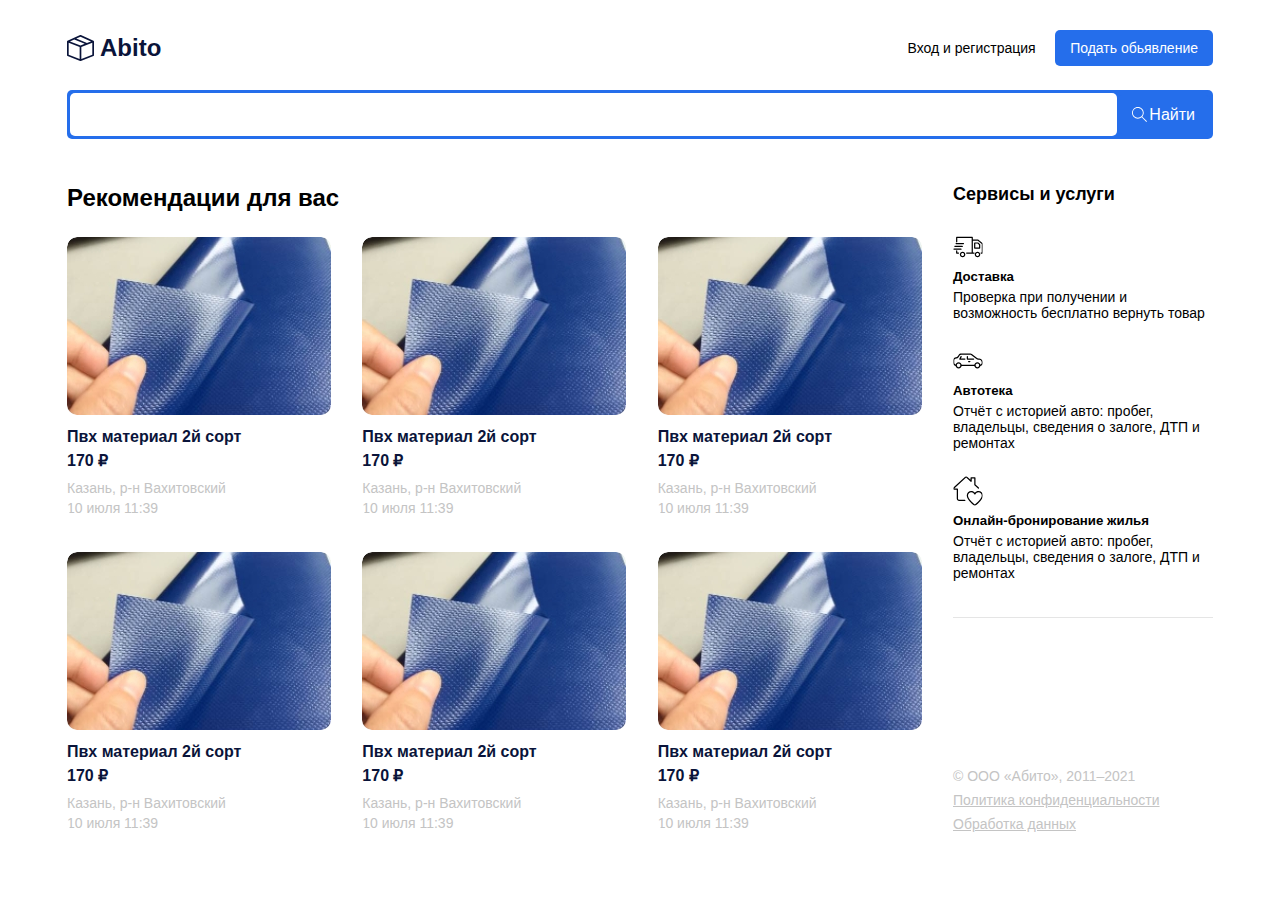
<file: index.html>
<!DOCTYPE html>
<html lang="en">
<head>
    <meta charset="UTF-8">
    <meta http-equiv="X-UA-Compatible" content="IE=edge">
    <meta name="viewport" content="width=device-width, initial-scale=1.0">
    <link rel="stylesheet" href="./style.css">
    <title>Abito</title>
</head>
<body>
    <header class="header">
        <div class="container">
            <div class="header-box">
                <a href="/index.html" class="header-logo">
                    <img src="./images/logo.svg" alt="logo">
                    <span>Abito</span>
                </a>
                <div class="header-controls">
                    <button class="btn btn-outline">Вход и регистрация</button>
                    <button class="btn btn-primary">Подать обьявление</button>
                </div>
                <div class="header-burger">
                    <img src="./images/burger.svg" alt="menu click">
                </div>
            </div>
        </div>
    </header>
    <main>        
        <section class="search">
            <div class="container">
                <div class="search-box">
                    <input class="search-input" type="text">
                    <button class="btn btn-primary search-btn">
                        <img class="search-btn__icon" src="./images/search.svg" alt="search icon">
                        <span class="search-btn__text">Найти</span>
                    </button>
                </div>
            </div>
        </section>
        <section class="content">
            <div class="container">
                <div class="content-box">
                    <div class="content-main">
                        <h2 class="content-main__title">
                            Рекомендации для вас
                        </h2>
                        <div class="content-main__list">
                            <a href="/product.html" class="content-main__list-item">
                                
                                <div class="content-main__list-item--img">
                                    <img src="./images/productItem.jpeg" alt="product photo">
                                </div>
                                
                                <h5 class="content-main__list-item--title">
                                    Пвх материал 2й сорт
                                </h5>

                                <strong class="content-main__list-item--price">
                                    170 ₽
                                </strong>
                                
                                <div class="content-main__list-item--desc-box">
                                    <span class="content-main__list-item--desc">
                                        Казань, р-н Вахитовский
                                    </span>
                                    <span class="content-main__list-item--desc">
                                        10 июля 11:39
                                    </span>
                                </div>    
                            </a>
                            <a href="/product.html" class="content-main__list-item">
                                
                                <div class="content-main__list-item--img">
                                    <img src="./images/productItem.jpeg" alt="product photo">
                                </div>
                                
                                <h5 class="content-main__list-item--title">
                                    Пвх материал 2й сорт
                                </h5>

                                <strong class="content-main__list-item--price">
                                    170 ₽
                                </strong>
                                
                                <div class="content-main__list-item--desc-box">
                                    <span class="content-main__list-item--desc">
                                        Казань, р-н Вахитовский
                                    </span>
                                    <span class="content-main__list-item--desc">
                                        10 июля 11:39
                                    </span>
                                </div>    
                            </a>
                            <a href="/product.html" class="content-main__list-item">
                                
                                <div class="content-main__list-item--img">
                                    <img src="./images/productItem.jpeg" alt="product photo">
                                </div>
                                
                                <h5 class="content-main__list-item--title">
                                    Пвх материал 2й сорт
                                </h5>

                                <strong class="content-main__list-item--price">
                                    170 ₽
                                </strong>
                                
                                <div class="content-main__list-item--desc-box">
                                    <span class="content-main__list-item--desc">
                                        Казань, р-н Вахитовский
                                    </span>
                                    <span class="content-main__list-item--desc">
                                        10 июля 11:39
                                    </span>
                                </div>    
                            </a>
                            <a href="/product.html" class="content-main__list-item">
                                
                                <div class="content-main__list-item--img">
                                    <img src="./images/productItem.jpeg" alt="product photo">
                                </div>
                                
                                <h5 class="content-main__list-item--title">
                                    Пвх материал 2й сорт
                                </h5>

                                <strong class="content-main__list-item--price">
                                    170 ₽
                                </strong>
                                
                                <div class="content-main__list-item--desc-box">
                                    <span class="content-main__list-item--desc">
                                        Казань, р-н Вахитовский
                                    </span>
                                    <span class="content-main__list-item--desc">
                                        10 июля 11:39
                                    </span>
                                </div>    
                            </a>
                            <a href="/product.html" class="content-main__list-item">
                                
                                <div class="content-main__list-item--img">
                                    <img src="./images/productItem.jpeg" alt="product photo">
                                </div>
                                
                                <h5 class="content-main__list-item--title">
                                    Пвх материал 2й сорт
                                </h5>

                                <strong class="content-main__list-item--price">
                                    170 ₽
                                </strong>
                                
                                <div class="content-main__list-item--desc-box">
                                    <span class="content-main__list-item--desc">
                                        Казань, р-н Вахитовский
                                    </span>
                                    <span class="content-main__list-item--desc">
                                        10 июля 11:39
                                    </span>
                                </div>    
                            </a>
                            <a href="/product.html" class="content-main__list-item">
                                
                                <div class="content-main__list-item--img">
                                    <img src="./images/productItem.jpeg" alt="product photo">
                                </div>
                                
                                <h5 class="content-main__list-item--title">
                                    Пвх материал 2й сорт
                                </h5>

                                <strong class="content-main__list-item--price">
                                    170 ₽
                                </strong>
                                
                                <div class="content-main__list-item--desc-box">
                                    <span class="content-main__list-item--desc">
                                        Казань, р-н Вахитовский
                                    </span>
                                    <span class="content-main__list-item--desc">
                                        10 июля 11:39
                                    </span>
                                </div>    
                            </a>
                        </div>
                    </div>
                    <div class="content-side">
                        
                        <div class="content-side__title">
                            Сервисы и услуги
                        </div>

                        <div class="content-side__box">
                            <div class="content-side__list">
                                <div class="content-side__list-item">

                                    <img class="content-side__list-item--img" src="./images/delivery.svg" alt="delivery icon">
                                    <h5 class="content-side__list-item--title">
                                        Доставка
                                    </h5>
                                    <p class="content-side__list-item--text">
                                        Проверка при получении и возможность бесплатно вернуть товар
                                    </p>

                                </div>
                                <div class="content-side__list-item">
                                
                                    <img class="content-side__list-item--img" src="./images/car.svg" alt="car icon">
                                    <h5 class="content-side__list-item--title">
                                        Автотека
                                    </h5>
                                    <p class="content-side__list-item--text">
                                        Отчёт с историей авто: пробег, владельцы, сведения о залоге, ДТП и ремонтах
                                    </p>
                                
                                </div>
                                <div class="content-side__list-item">
                                
                                    <img class="content-side__list-item--img" src="./images/home.svg" alt="home icon">
                                    <h5 class="content-side__list-item--title">
                                        Онлайн-бронирование жилья
                                    </h5>
                                    <p class="content-side__list-item--text">
                                        Отчёт с историей авто: пробег, владельцы, сведения о залоге, ДТП и ремонтах
                                    </p>
                                
                                </div>
                            </div>

                            <div class="content-side__footer">
                                <p class="content-side__footer--item">
                                    © ООО «Абито», 2011–2021
                                </p>
                                <a href="" class="content-side__footer">
                                    Политика конфиденциальности
                                </a>
                                <a href="" class="content-side__footer">
                                    Обработка данных
                                </a>
                            </div>
                        </div>

                    </div>
                </div>
            </div>
        </section>
    </main>
</body>
</html>
</file>
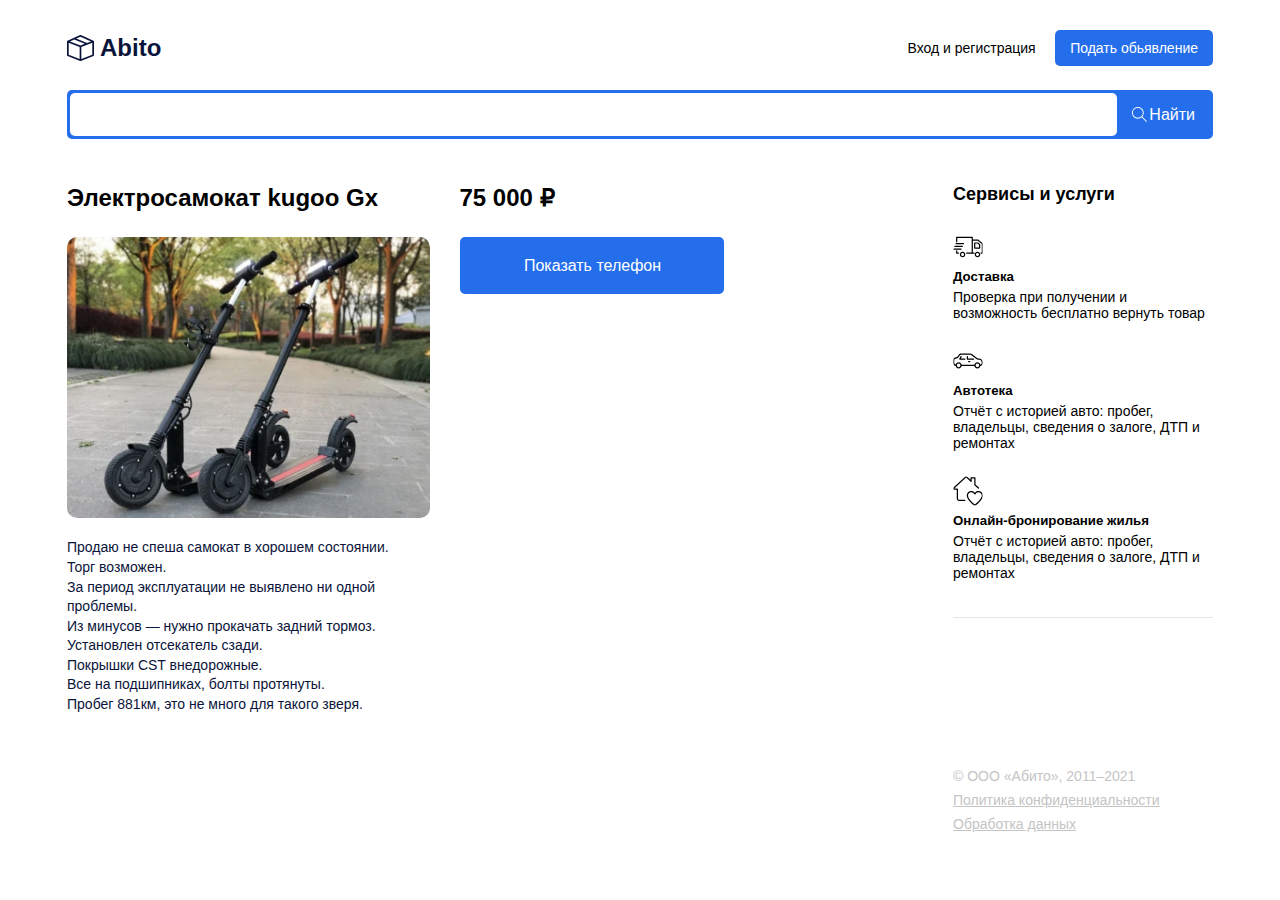
<file: product.html>
<!DOCTYPE html>
<html lang="en">

<head>
    <meta charset="UTF-8">
    <meta http-equiv="X-UA-Compatible" content="IE=edge">
    <meta name="viewport" content="width=device-width, initial-scale=1.0">
    <link rel="stylesheet" href="./style.css">
    <title>Abito</title>
</head>

<body>
    <header class="header">
        <div class="container">
            <div class="header-box">
                <a href="/index.html" class="header-logo">
                    <img src="./images/logo.svg" alt="logo">
                    <span>Abito</span>
                </a>
                <div class="header-controls">
                    <button class="btn btn-outline">Вход и регистрация</button>
                    <button class="btn btn-primary">Подать обьявление</button>
                </div>
                <div class="header-burger">
                    <img src="./images/burger.svg" alt="menu click">
                </div>
            </div>
        </div>
    </header>
    <main>
        <section class="search">
            <div class="container">
                <div class="search-box">
                    <input class="search-input" type="text">
                    <button class="btn btn-primary search-btn">
                        <img class="search-btn__icon" src="./images/search.svg" alt="search icon">
                        <span class="search-btn__text">Найти</span>
                    </button>
                </div>
            </div>
        </section>
        <section class="content">
            <div class="container">
                <div class="content-box">
                    <div class="content-product">
                        <div class="content-product__left">
                            <h2 class="content-product__title">
                                Электросамокат kugoo Gx
                            </h2>
                            <img src="./images/productPage.jpeg" alt="самокат" class="content-product__img">
                            <p class="content-product__text">
                                Продаю не спеша самокат в хорошем состоянии. <br>
                                Торг возможен. <br>
                                За период эксплуатации не выявлено ни одной проблемы. <br>
                                Из минусов — нужно прокачать задний тормоз. <br>
                                Установлен отсекатель сзади. <br>
                                Покрышки CST внедорожные. <br>
                                Все на подшипниках, болты протянуты. <br>
                                Пробег 881км, это не много для такого зверя. <br>
                            </p>
                        </div>
                        <div class="content-product__right">
                            <h2 class="content-price__title">
                                75 000 ₽
                            </h2>
                            <button class="btn btn-primary btn-large">
                                <span class="btn-large__text">Показать телефон</span>
                            </button>
                        </div>
                    </div>
                    <div class="content-side">

                        <div class="content-side__title">
                            Сервисы и услуги
                        </div>

                        <div class="content-side__box">
                            <div class="content-side__list">
                                <div class="content-side__list-item">

                                    <img class="content-side__list-item--img" src="./images/delivery.svg"
                                        alt="delivery icon">
                                    <h5 class="content-side__list-item--title">
                                        Доставка
                                    </h5>
                                    <p class="content-side__list-item--text">
                                        Проверка при получении и возможность бесплатно вернуть товар
                                    </p>

                                </div>
                                <div class="content-side__list-item">

                                    <img class="content-side__list-item--img" src="./images/car.svg" alt="car icon">
                                    <h5 class="content-side__list-item--title">
                                        Автотека
                                    </h5>
                                    <p class="content-side__list-item--text">
                                        Отчёт с историей авто: пробег, владельцы, сведения о залоге, ДТП и ремонтах
                                    </p>

                                </div>
                                <div class="content-side__list-item">

                                    <img class="content-side__list-item--img" src="./images/home.svg" alt="home icon">
                                    <h5 class="content-side__list-item--title">
                                        Онлайн-бронирование жилья
                                    </h5>
                                    <p class="content-side__list-item--text">
                                        Отчёт с историей авто: пробег, владельцы, сведения о залоге, ДТП и ремонтах
                                    </p>

                                </div>
                            </div>

                            <div class="content-side__footer">
                                <p class="content-side__footer--item">
                                    © ООО «Абито», 2011–2021
                                </p>
                                <a href="" class="content-side__footer">
                                    Политика конфиденциальности
                                </a>
                                <a href="" class="content-side__footer">
                                    Обработка данных
                                </a>
                            </div>
                        </div>

                    </div>
                </div>
            </div>
        </section>
    </main>
</body>

</html>
</file>
<file: style.css>
*{
    box-sizing: border-box;
}

body {
    margin: 0;
    padding: 0;
    list-style: none;
    text-decoration: none;
    font-family: sans-serif;
}

.container {
    width: 100%;
    max-width: 1170px;
    padding: 0 12px;
    margin: 0 auto;
}
.header {
    padding-top: 30px;
    padding-bottom: 24px;
}

.header-box {
    display: flex;
    justify-content: space-between;
    align-items: center;    
}

.header-logo {
    display: flex;
    justify-content: flex-start;
    align-items: center;
    text-decoration: none;
    color: rgb(10, 20, 58);
}

.header-logo span {
    line-height: 28px;
    font-size: 24px;
    font-weight: 700;
    margin-left: 6px;
}

.header-burger {
    width: 30px;
    height: 15px;
    display: none;
}

.btn {
    font-size: 14px;
    font-weight: 400;
    line-height: 16px;
    padding: 10px 15px;
    border: 0;
    background: none;
    cursor: pointer;
}

.btn-primary {
    border-radius: 5px;
    background: rgb(37, 110, 235);
    color: white;
}

.search {
    margin-bottom: 45px;
}

.search-box {
    width: 100%;
    border-radius: 5px;
    background: rgb(37, 110, 235);
    padding: 3px;
    display: flex;
    align-items: center;
    justify-content: flex-start;
}

.search-box input {
    min-width: 0;
    flex-grow: 1;
    padding: 14px 22px;
    border-radius: 5px;
    outline: none;
    border: 0;
}

.search-btn {
    display: flex;
    align-items: center;
}

.search-btn__icon {
    width: 15px;
    height: 15px;
}

.search-btn__text {
    margin-left: 2px;
    font-size: 16px;
    line-height: 19px;
}

/* MAIN CONTENT */

.content {
    padding-bottom: 50px;
}

.content-box {
    display: flex;
    justify-content: space-between;
    align-items: flex-start;
}

.content-main {
    flex-grow: 1;
    margin-right: 30px;
}

.content-side {
    width: 260px;
    min-width: 260px;
}

.content-main__title {
    font-size: 24px;
    line-height: 28px;
    margin-top: 0;
    margin-bottom: 25px;
}

.content-main__list {
    display: flex;
    justify-content: space-between;
    flex-wrap: wrap;
    row-gap: 36px;
}

.content-main__list-item {
    width: calc((100% - 60px)/3);
    display: flex;
    flex-direction: column;
    align-items: flex-start;
    border-radius: 10px;
    overflow: hidden;
    text-decoration: none;
}

.content-main__list-item--img {
    border-radius: 10px;
    overflow: hidden;
    width: 100%;
    display: flex;
    max-width: 264px;
    max-height: 178px;  
}

.content-main__list-item--title {
    margin-top: 12px;
    margin-bottom: 5px;
    font-size: 16px;
    line-height: 19px;
    color: rgb(10, 20, 58);
}

.content-main__list-item:hover .content-main__list-item--title,
.content-main__list-item:focus .content-main__list-item--title {
    color: rgb(37, 110, 235);
}

.content-main__list-item--price {
    margin-bottom: 10px;
    font-size: 16px;
    line-height: 19px;
    color: rgb(10, 20, 58);
}

.content-main__list-item--desc {
    font-size: 14px;
    line-height: 16px;
    color: rgb(196, 196, 196);
}

.content-main__list-item--desc-box {
    display: flex;
    flex-direction: column;
    row-gap: 4px;
}

/* SIDE CONTENT */

.content-side__title {
    font-size: 18px;
    font-weight: 700;
    line-height: 21px;
    margin-bottom: 27px;
}

.content-side__list {
    display: flex;
    flex-direction: column;
    justify-content: space-between;
    gap: 25px;
    border-bottom: 1px solid rgb(229, 229, 229);
    margin-bottom: 150px;
    padding-bottom: 36px;
}

.content-side__list-item {
    display: flex;
    flex-direction: column;
    align-items: flex-start;
    height: 100%;
}

.content-side__list-item--img {
    width: 30px;
    height: 30px;
}

.content-side__list-item--title {
    margin-top: 7px;
    margin-bottom: 5px;
}

.content-side__list-item--text {
    font-size: 14px;
    line-height: 16px;
    margin: 0;
}

.content-side__footer {
    display: flex;
    flex-direction: column;
    color: rgb(196, 196, 196);
    font-size: 14px;
    line-height: 16px;
    gap: 8px;
}

.content-side__footer--item {
    margin: 0;
    padding: 0;
}

/* CONTENT PRODUCT */

.content-product {
    display: flex;
    flex-grow: 1;
    gap: 30px;
    margin-right: 131px;
}

.content-product__left {
    flex-basis: 50%;
}

.content-product__right {
    flex-basis: 50%;
}

.content-product__title,
.content-price__title {
    font-size: 24px;
    line-height: 28px;
    margin-top: 0;
    margin-bottom: 25px;
}

.content-product__text {
    color: rgb(10, 20, 58);
    font-size: 14px;
    font-weight: 400;
    line-height: 140%;
    margin: 0;
}

.content-product__img {
    border-radius: 10px;
    overflow: hidden;
    width: 100%;
    display: flex;
    margin-bottom: 20px;
    max-width: 460px;
    max-height: 357px;
}

.btn-large {
    width: 100%;
    max-width: 264px;
    padding: 0;
    padding-bottom: 19px;
    padding-top: 19px;
}

.btn-large__text {
    margin-left: 2px;
    font-size: 16px;
    line-height: 19px;

}

                                    /* MEDIA */

@media (max-width: 1200px) {
    .container {
        max-width: 930px;
    }

    .content-main__list-item {
        width: calc((100% - 30px)/2);
    }
}

@media (max-width: 991px) {
    .container {
        max-width: 730px;
    }

    .content-box {
        flex-direction: column;
    }

    .content-main {
        width: 100%;
        margin-bottom: 38px;
    }
    
    .content-side {
        width: 100%;
        min-width: none;
    }

    .content-product {
        flex-direction: column;
        width: 100%;
        margin-bottom: 53px;
    }

    .content-product__left {
        flex-basis: 100%;
        
    }
    .content-product__right {
        flex-basis: 100%;
}
}

@media (max-width: 786px) {
    .container {
        max-width: 100%;
        padding-left: 25px;
        padding-right: 25px;
    }

    .header-controls {
        display: none;
    }

    .header-burger {
        display: block;
    }

    .search-btn .search-btn__text {
        display: none;
    }
    
    .content-main__title {
        margin-left: auto;
        margin-right: auto;
        max-width: 264px;
        font-size: 18px;
        line-height: 21px;
    }

    .content-main__list-item {
        width: 100%;
        max-width: 264px;
        margin: auto;
    }

}
</file>
